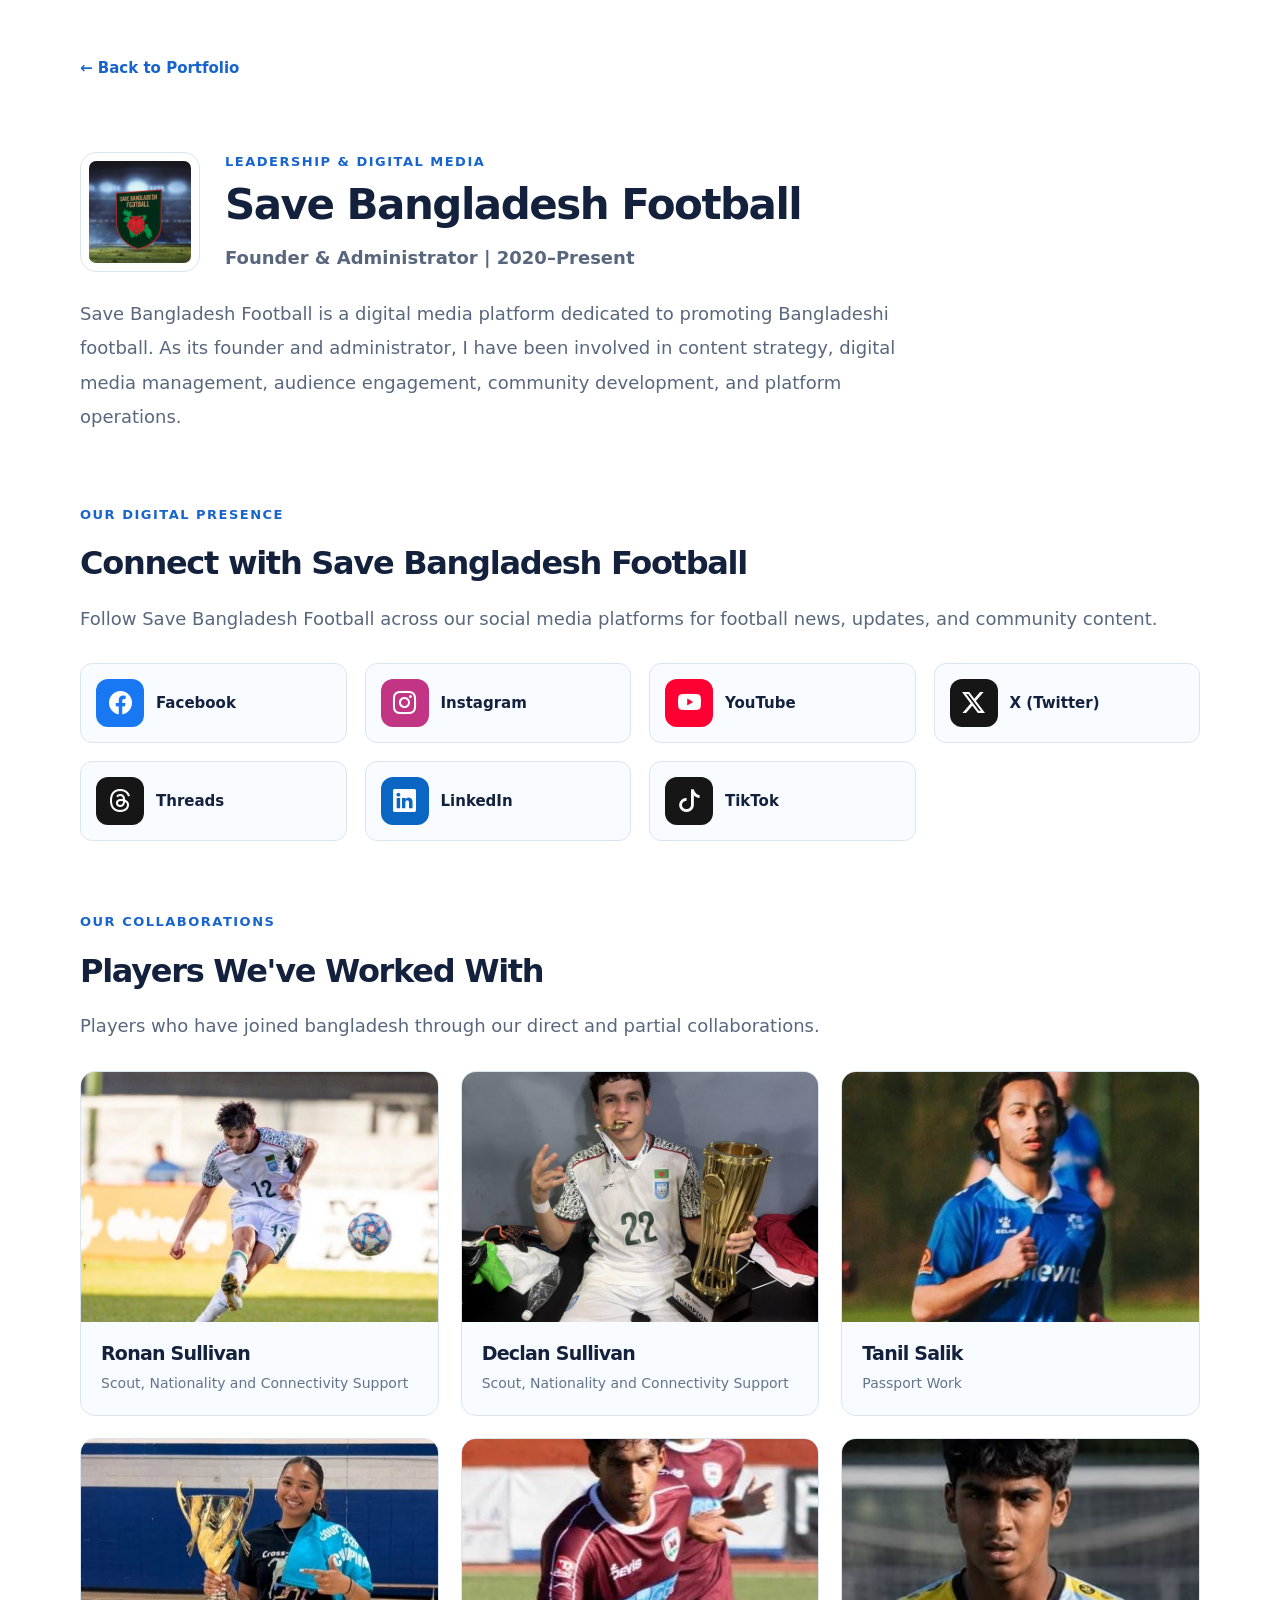
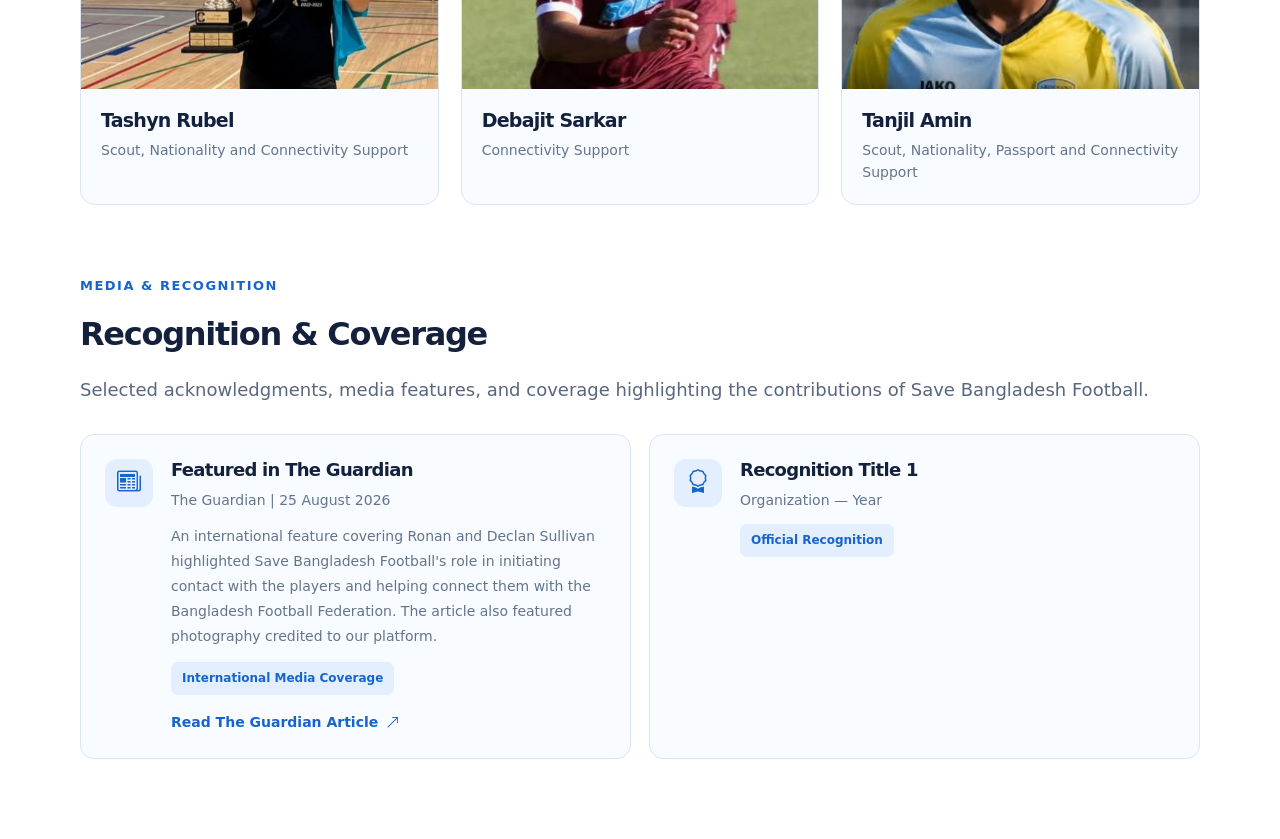
<file: football.html>
<!DOCTYPE html>
<html lang="en">

<head>
    <meta charset="UTF-8">
    <meta name="viewport"
          content="width=device-width, initial-scale=1.0">

    <title>Save Bangladesh Football | Pamel Das</title>

    <link rel="stylesheet" href="style.css">

    <!-- Social Media Icons -->
    <link rel="stylesheet"
          href="https://cdn.jsdelivr.net/npm/bootstrap-icons@1.11.3/font/bootstrap-icons.min.css">
</head>

<body class="football-page">

    <main class="section container">

        <!-- Back Button -->
        <a href="index.html" class="football-back-link">
            ← Back to Portfolio
        </a>

        <!-- Page Introduction -->
        <section class="football-page-intro">

            <div class="football-page-heading">

                <img
                    src="Images/save-bangladesh-football.png"
                    alt="Save Bangladesh Football Logo"
                    class="football-page-logo"
                >

                <div>
                    <p class="eyebrow">LEADERSHIP & DIGITAL MEDIA</p>

                    <h1>Save Bangladesh Football</h1>

                    <p class="football-page-role">
                        Founder & Administrator | 2020–Present
                    </p>
                </div>

            </div>

            <p class="football-page-description">
                Save Bangladesh Football is a digital media
                platform dedicated to promoting Bangladeshi
                football. As its founder and administrator,
                I have been involved in content strategy,
                digital media management, audience engagement,
                community development, and platform operations.
            </p>

        </section>


        <!-- Social Media Accounts -->
        <section class="football-social-section">

            <p class="eyebrow">OUR DIGITAL PRESENCE</p>

            <h2>Connect with Save Bangladesh Football</h2>

            <p class="football-extra-intro">
                Follow Save Bangladesh Football across our
                social media platforms for football news,
                updates, and community content.
            </p>

            <div class="football-social-grid">

                <a href="https://www.facebook.com/savebangladeshfootball/"
                   class="football-social-card"
                   target="_blank"
                   rel="noopener noreferrer">

                    <span class="social-icon facebook">
                        <i class="bi bi-facebook"></i>
                    </span>

                    <span>Facebook</span>
                </a>

                <a href="https://www.instagram.com/save_bangladesh_football/?hl=en"
                   class="football-social-card"
                   target="_blank"
                   rel="noopener noreferrer">

                    <span class="social-icon instagram">
                        <i class="bi bi-instagram"></i>
                    </span>

                    <span>Instagram</span>
                </a>

                <a href="https://www.youtube.com/@savebangladeshfootball"
                   class="football-social-card"
                   target="_blank"
                   rel="noopener noreferrer">

                    <span class="social-icon youtube">
                        <i class="bi bi-youtube"></i>
                    </span>

                    <span>YouTube</span>
                </a>

                <a href="https://x.com/SaveBanFootball"
                   class="football-social-card"
                   target="_blank"
                   rel="noopener noreferrer">

                    <span class="social-icon x-twitter">
                        <i class="bi bi-twitter-x"></i>
                    </span>

                    <span>X (Twitter)</span>
                </a>

                <a href="https://www.threads.com/@save_bangladesh_football"
                   class="football-social-card"
                   target="_blank"
                   rel="noopener noreferrer">

                    <span class="social-icon threads">
                        <i class="bi bi-threads"></i>
                    </span>

                    <span>Threads</span>
                </a>

                <a href="https://www.linkedin.com/company/save-bangladesh-football"
                   class="football-social-card"
                   target="_blank"
                   rel="noopener noreferrer">

                    <span class="social-icon linkedin">
                        <i class="bi bi-linkedin"></i>
                    </span>

                    <span>LinkedIn</span>
                </a>

                <a href="https://www.tiktok.com/@savebangladeshfootball"
                   class="football-social-card"
                   target="_blank"
                   rel="noopener noreferrer">

                    <span class="social-icon tiktok">
                        <i class="bi bi-tiktok"></i>
                    </span>

                    <span>TikTok</span>
                </a>

            </div>

        </section>


        <!-- Player Collaborations -->
        <section id="player-collaborations"
                 class="football-extra-section">

            <p class="eyebrow">OUR COLLABORATIONS</p>

            <h2>Players We've Worked With</h2>

            <p class="football-extra-intro">
                Players who have joined bangladesh through our direct and partial collaborations.
            </p>

            <div class="football-player-grid">

  <!-- Player 1 - Ronan Sullivan -->
<article class="football-player-card">

    <div class="football-player-image">
        <img
            src="Images/player (3).png"
            alt="Ronan Sullivan"
            loading="lazy"
        >
    </div>

    <div class="football-player-info">
        <h3>Ronan Sullivan</h3>
        <p>Scout, Nationality and Connectivity Support</p>
    </div>

</article>

<!-- Player 2 - Declan Sullivan -->
<article class="football-player-card">

    <div class="football-player-image">
        <img
            src="Images/player (4).png"
            alt="Declan Sullivan"
            loading="lazy"
        >
    </div>

    <div class="football-player-info">
        <h3>Declan Sullivan</h3>
        <p>Scout, Nationality and Connectivity Support</p>
    </div>

</article>

<!-- Player 3 - Tanil Salik -->
<article class="football-player-card">

    <div class="football-player-image">
        <img
            src="Images/player (6).png"
            alt="Tanil Salik"
            loading="lazy"
        >
    </div>

    <div class="football-player-info">
        <h3>Tanil Salik</h3>
        <p>Passport Work</p>
    </div>

</article>

<!-- Player 4 - Tashyn Rubel -->
<article class="football-player-card">

    <div class="football-player-image">
        <img
            src="Images/player (5).png"
            alt="Tashyn Rubel"
            loading="lazy"
        >
    </div>

    <div class="football-player-info">
        <h3>Tashyn Rubel</h3>
        <p>Scout, Nationality and Connectivity Support</p>
    </div>

</article>

<!-- Player 5 - Debajit Sarkar -->
<article class="football-player-card">

    <div class="football-player-image">
        <img
            src="Images/player (2).png"
            alt="Debajit Sarkar"
            loading="lazy"
        >
    </div>

    <div class="football-player-info">
        <h3>Debajit Sarkar</h3>
        <p>Connectivity Support</p>
    </div>

</article>
                 
<!-- Player 6 - Tanjil Amin -->
<article class="football-player-card">

    <div class="football-player-image">
        <img
            src="Images/player (1).png"
            alt="Tanjil Amin"
            loading="lazy"
        >
    </div>

    <div class="football-player-info">
        <h3>Tanjil Amin</h3>
        <p>Scout, Nationality, Passport and Connectivity Support</p>
    </div>

</article>

            </div>

        </section>


        <!-- Recognition and Coverage -->
        <section id="recognition-coverage"
                 class="football-extra-section">

            <p class="eyebrow">MEDIA & RECOGNITION</p>

            <h2>Recognition & Coverage</h2>

            <p class="football-extra-intro">
                Selected acknowledgments, media features,
                and coverage highlighting the contributions
                of Save Bangladesh Football.
            </p>

            <div class="football-recognition-grid">

<!-- Recognition 1 - The Guardian -->

<article class="football-recognition-card">

    <span class="recognition-icon">
        <i class="bi bi-newspaper"></i>
    </span>

    <div class="recognition-content">

        <h3>Featured in The Guardian</h3>

        <p class="recognition-date">
            The Guardian | 25 August 2026
        </p>

        <p class="recognition-description">
            An international feature covering Ronan and
            Declan Sullivan highlighted Save Bangladesh
            Football's role in initiating contact with
            the players and helping connect them with
            the Bangladesh Football Federation.
            The article also featured photography
            credited to our platform.
        </p>

        <span class="recognition-type">
            International Media Coverage
        </span>

        <a
            href="https://www.theguardian.com/football/2026/aug/25/bangladesh-soccer-team-ronan-declan-sullivan"
            class="recognition-link"
            target="_blank"
            rel="noopener noreferrer"
        >
            Read The Guardian Article
            <i class="bi bi-arrow-up-right"></i>
        </a>

    </div>

</article>

                <article class="football-recognition-card">

                    <span class="recognition-icon">
                        <i class="bi bi-award"></i>
                    </span>

                    <div>
                        <h3>Recognition Title 1</h3>
                        <p>Organization — Year</p>

                        <span class="recognition-type">
                            Official Recognition
                        </span>
                    </div>

                </article>

                

               

            </div>

        </section>

    </main>

</body>
</html>
</file>
<file: style.css>
:root { --ink:#172138; --muted:#58677d; --accent:#1764cc; --paper:#fff; --soft:#f3f6fa; }
* { box-sizing:border-box; }
html { scroll-behavior:smooth; }
body { margin:0; font-family:Inter,ui-sans-serif,system-ui,-apple-system,Segoe UI,Arial,sans-serif; line-height:1.65; color:var(--ink); background:var(--paper); }
a { text-decoration:none; color:inherit; }
.container { width:min(1080px, calc(100% - 40px)); margin-inline:auto; }
.narrow { max-width:780px; }
.site-header { background:rgba(255,255,255,.94); position:sticky; top:0; border-bottom:1px solid #e7ecf3; z-index:10; backdrop-filter:blur(12px); }
.nav,.nav-links,.actions,.footer .container { display:flex; align-items:center; justify-content:space-between; gap:24px; }
.nav { min-height:74px; }
.brand { font-size:23px; font-weight:850; letter-spacing:-1px; }.brand span,.hero h1 span { color:var(--accent); }
.nav-links { gap:28px; font-size:14px; font-weight:650; }.nav-links a:hover { color:var(--accent); }
.menu-toggle { display:none; border:1px solid #d8e1ec; border-radius:8px; background:white; padding:8px 12px; font:inherit; cursor:pointer; }
.hero { min-height:570px; display:flex; flex-direction:column; justify-content:center; align-items:flex-start; padding-block:100px; }
.eyebrow { font-size:13px; text-transform:uppercase; letter-spacing:.13em; font-weight:750; color:var(--accent); margin:0 0 18px; }
h1,h2,h3 { line-height:1.18; letter-spacing:-.04em; }h1 { font-size:clamp(47px,7vw,88px); margin:0 0 24px; }h2 { font-size:clamp(30px,4vw,46px); margin:0 0 24px; }h3 { font-size:22px; margin:15px 0 12px; }
.hero-copy { font-size:clamp(17px,2vw,21px); color:var(--muted); max-width:680px; margin:0 0 35px; }
.actions { justify-content:flex-start; flex-wrap:wrap; gap:13px; }.btn { display:inline-block; padding:12px 19px; border-radius:9px; font-weight:700; font-size:14px; }.primary { background:var(--accent); color:white; }.primary:hover { background:#0d4eaa; }.secondary { border:1px solid #c9d6e6; }.secondary:hover { background:var(--soft); }
.section { padding-block:108px; scroll-margin-top:72px; }.section p:not(.eyebrow) { color:var(--muted); font-size:18px; }.tinted { background:var(--soft); }
.cards { display:grid; grid-template-columns:repeat(3,1fr); gap:18px; margin-top:35px; }.card { border:1px solid #e3e9f0; border-radius:14px; padding:29px; background:white; }.card span { color:var(--accent); font-size:12px; text-transform:uppercase; letter-spacing:.1em; font-weight:700; }.card p { font-size:15px!important; margin:0; }
.chips { display:flex; flex-wrap:wrap; gap:12px; }.chips span { border:1px solid #d4dfec; padding:9px 16px; border-radius:999px; background:white; font-size:14px; font-weight:600; }
.footer { border-top:1px solid #e7ecf3; padding:26px 0; font-size:13px; color:var(--muted); }.footer .container { flex-wrap:wrap; }
@media (max-width:700px) { .menu-toggle { display:block; }.nav { flex-wrap:wrap; padding-block:15px; min-height:68px; }.nav-links { display:none; flex-basis:100%; flex-direction:column; align-items:flex-start; gap:12px; padding:10px 0; }.nav-links.open { display:flex; }.hero { min-height:480px; padding-block:75px; }.section { padding-block:75px; }.cards { grid-template-columns:1fr; } }
h1 {
    font-size: 64px;
    font-weight: 800;
    color: #1764cc;
    letter-spacing: -1.5px;
}

@media (max-width: 768px) {
    h1 {
        font-size: 36px;
        letter-spacing: -0.5px;
    }
}

/* Homepage Hero Section */

.hero {
    display: flex;
    align-items: center;
    justify-content: space-between;
    gap: 50px;
    padding: 100px 8%;
    background: #f2f7ff;
}

.hero-content {
    flex: 1;
}

.hero-label {
    color: #1764cc;
    font-weight: 700;
    letter-spacing: 2px;
    font-size: 13px;
}

.hero h1 {
    font-size: 64px;
    color: #14213d;
    margin: 15px 0;
}

.hero h2 {
    font-size: 24px;
    color: #1764cc;
    margin-bottom: 20px;
}

.hero-description {
    font-size: 17px;
    line-height: 1.8;
    color: #475569;
    max-width: 550px;
}

.hero-buttons {
    display: flex;
    gap: 15px;
    margin-top: 30px;
}

.primary-btn,
.secondary-btn {
    display: inline-block;
    padding: 12px 20px;
    border-radius: 8px;
    text-decoration: none;
    font-weight: 600;
}

.primary-btn {
    background: #1764cc;
    color: white;
}

.secondary-btn {
    border: 2px solid #1764cc;
    color: #1764cc;
}

.hero-image {
    flex: 1;
    display: flex;
    justify-content: center;
}

.hero-image img {
    width: 100%;
    max-width: 350px;
    aspect-ratio: 4 / 5;
    object-fit: cover;
    border-radius: 20px;
}

/* Mobile Layout */

@media (max-width: 768px) {
    .hero {
        flex-direction: column-reverse;
        padding: 50px 6%;
        gap: 30px;
    }

    .hero h1 {
        font-size: 36px;
    }

    .hero h2 {
        font-size: 20px;
    }

    .hero-buttons {
        flex-wrap: wrap;
    }

    .hero-image img {
        max-width: 260px;
    }
}

/* Compact Hero Layout */

.hero {
    display: flex;
    flex-direction: row;
    align-items: center;
    justify-content: space-between;
    gap: 50px;
    padding: 60px 8%;
    min-height: 420px;
}

.hero-content {
    flex: 1;
    min-width: 0;
}

.hero h1 {
    font-size: 54px;
    margin: 10px 0;
}

.hero-image {
    flex: 0 0 260px;
    display: flex;
    justify-content: center;
}

.hero-image img {
    width: 260px;
    height: 320px;
    object-fit: cover;
    border-radius: 16px;
}

/* Mobile View */

@media (max-width: 768px) {
    .hero {
        flex-direction: column-reverse;
        gap: 25px;
        padding: 40px 6%;
    }

    .hero-image {
        flex: none;
        width: 100%;
    }

    .hero-image img {
        width: 200px;
        height: 250px;
    }

    .hero h1 {
        font-size: 36px;
    }
}

/* Certificate Gallery */

.certificate-gallery {
    display: grid;
    grid-template-columns: repeat(5, minmax(0, 1fr));
    gap: 15px;
    margin-top: 25px;
}

.certificate-gallery a {
    display: block;
    background: #f8fbff;
    border: 1px solid #dbe5f0;
    border-radius: 12px;
    padding: 10px;
    text-decoration: none;
    text-align: center;
    transition: 0.3s;
    min-width: 0;
}

.certificate-gallery img {
    width: 100%;
    height: 130px;
    object-fit: contain;
    border-radius: 6px;
    background: white;
}

.certificate-gallery p {
    margin: 8px 0 0;
    font-size: 13px;
    font-weight: 600;
    color: #1764cc;
}

.certificate-gallery a:hover {
    transform: translateY(-5px);
    box-shadow: 0 8px 20px rgba(23, 100, 204, 0.15);
}

/* Mobile: horizontal scroll */

@media (max-width: 768px) {
    .certificate-gallery {
        display: flex;
        overflow-x: auto;
        gap: 12px;
        padding-bottom: 12px;
    }

    .certificate-gallery a {
        flex: 0 0 170px;
    }
}

/* Certificate Popup */

.certificate-modal {
    display: none;
    position: fixed;
    inset: 0;
    background: rgba(0, 0, 0, 0.85);
    z-index: 9999;
    align-items: center;
    justify-content: center;
    padding: 30px;
}

.certificate-modal.active {
    display: flex;
}

.certificate-modal img {
    max-width: 90vw;
    max-height: 85vh;
    object-fit: contain;
    border-radius: 8px;
    background: white;
}

.close-certificate {
    position: absolute;
    top: 25px;
    right: 35px;
    font-size: 40px;
    color: white;
    background: none;
    border: none;
    cursor: pointer;
}

/* Contact Section */

#contact {
    text-align: center;
    padding-top: 80px;
    padding-bottom: 90px;
}

#contact h2 {
    font-size: 38px;
    color: #14213d;
    margin-bottom: 20px;
}

.contact-description {
    color: #64748b;
    font-size: 16px;
    line-height: 1.8;
    max-width: 650px;
    margin: 0 auto 35px;
}

.contact-links {
    display: flex;
    align-items: center;
    justify-content: center;
    gap: 18px;
    flex-wrap: wrap;
}

.contact-btn {
    display: inline-flex;
    align-items: center;
    justify-content: center;
    gap: 10px;

    padding: 14px 25px;
    min-width: 150px;

    border: 2px solid #1764cc;
    border-radius: 10px;

    background: #ffffff;
    color: #1764cc;

    font-size: 16px;
    font-weight: 600;
    text-decoration: none;

    transition: all 0.3s ease;
}

.contact-btn span {
    font-size: 20px;
    font-weight: 700;
}

.contact-btn:hover {
    background: #1764cc;
    color: #ffffff;
    transform: translateY(-4px);
    box-shadow: 0 8px 20px rgba(23, 100, 204, 0.18);
}

/* Mobile Responsive */

@media (max-width: 600px) {
    #contact {
        padding-top: 50px;
        padding-bottom: 60px;
    }

    #contact h2 {
        font-size: 30px;
    }

    .contact-links {
        flex-direction: column;
        gap: 12px;
    }

    .contact-btn {
        width: 100%;
        max-width: 300px;
    }
}
git add .

/* Contact icons inside colored boxes */

.contact-btn .contact-icon {
    width: 38px;
    height: 38px;
    flex-shrink: 0;

    display: inline-flex;
    align-items: center;
    justify-content: center;

    border-radius: 8px;
    color: white;
    font-size: 20px;
    font-weight: 700;
}

.contact-btn .email-icon {
    background: #1764cc;
}

.contact-btn .linkedin-icon {
    background: #0a66c2;
}

.contact-btn .github-icon {
    background: #24292f;
}

.contact-btn:hover .contact-icon {
    color: white;
}

/* Make contact icons white */

.contact-btn .contact-icon,
.contact-btn:hover .contact-icon {
    color: #ffffff !important;
    -webkit-text-fill-color: #ffffff;
    font-size: 20px;
    font-weight: 700;
}

/* Keep the icon boxes rounded */

.contact-btn .contact-icon {
    border-radius: 8px;
}

/* Professional Experience Cards */

.experience-intro {
    color: #64748b;
    line-height: 1.8;
    max-width: 750px;
    margin: 15px 0 35px;
}

.experience-grid {
    display: grid;
    grid-template-columns: repeat(2, minmax(0, 1fr));
    gap: 25px;
}

.experience-card {
    background: #f8fbff;
    border: 1px solid #dbe5f0;
    border-radius: 14px;
    padding: 30px;
    transition: transform 0.3s, box-shadow 0.3s;
}

.experience-card:hover {
    transform: translateY(-5px);
    box-shadow: 0 10px 25px rgba(23, 100, 204, 0.12);
}

.experience-year {
    display: inline-block;
    background: #e3efff;
    color: #1764cc;
    padding: 7px 12px;
    border-radius: 6px;
    font-size: 13px;
    font-weight: 700;
}

.experience-card h3 {
    color: #14213d;
    margin: 18px 0 10px;
    font-size: 22px;
}

.company-heading {
    display: flex;
    align-items: center;
    gap: 12px;
    margin: 15px 0;
}

.company-heading img {
    width: 58px;
    height: 58px;
    object-fit: contain;
    padding: 6px;
    background: #ffffff;
    border: 1px solid #dbe5f0;
    border-radius: 10px;
}

.company-heading h4 {
    color: #1764cc;
    font-size: 20px;
    margin: 0;
}

.experience-card p {
    color: #64748b;
    line-height: 1.8;
    margin-top: 15px;
}

@media (max-width: 768px) {
    .experience-grid {
        grid-template-columns: 1fr;
    }

    .experience-card {
        padding: 22px;
    }
}

/* Save Bangladesh Football Section */

#football {
    padding-top: 70px;
    padding-bottom: 70px;
}

.football-card {
    background: #f8fbff;
    border: 1px solid #dbe5f0;
    border-radius: 16px;
    padding: 35px;
    margin-top: 20px;
    transition: 0.3s ease;
}

.football-card:hover {
    box-shadow: 0 12px 30px rgba(23, 100, 204, 0.10);
}

.football-heading {
    display: flex;
    align-items: center;
    gap: 20px;
    margin-bottom: 25px;
}

.football-logo {
    width: 95px;
    height: 95px;
    object-fit: contain;
    background: #ffffff;
    padding: 8px;
    border: 1px solid #dbe5f0;
    border-radius: 14px;
    flex-shrink: 0;
}

.football-heading h2 {
    font-size: 28px;
    color: #14213d;
    margin: 0 0 8px;
}

.football-role {
    color: #1764cc;
    font-size: 15px;
    font-weight: 600;
    margin: 0;
}

.football-description {
    color: #64748b;
    font-size: 16px;
    line-height: 1.9;
    margin-bottom: 18px;
}

.football-highlights {
    display: flex;
    flex-wrap: wrap;
    gap: 12px;
    margin-top: 25px;
}

.football-highlights span {
    background: #e3efff;
    color: #1764cc;
    padding: 9px 14px;
    border-radius: 8px;
    font-size: 13px;
    font-weight: 600;
}

/* Mobile Responsive */

@media (max-width: 768px) {

    .football-card {
        padding: 22px;
    }

    .football-heading {
        flex-direction: column;
        align-items: flex-start;
        gap: 15px;
    }

    .football-logo {
        width: 75px;
        height: 75px;
    }

    .football-heading h2 {
        font-size: 24px;
    }

    .football-description {
        font-size: 15px;
    }
}

/* Dedicated Football Page Heading */

.football-page-heading {
    display: flex;
    align-items: center;
    gap: 25px;
    margin: 40px 0 30px;
}

.football-page-logo {
    width: 120px;
    height: 120px;
    object-fit: contain;
    border-radius: 15px;
    border: 1px solid #dbe5f0;
    background: white;
    padding: 8px;
    flex-shrink: 0;
}

.football-page-heading h1 {
    font-size: 42px;
    color: #14213d;
    margin: 0 0 10px;
}

.football-page-heading p {
    color: #1764cc;
    font-size: 17px;
    font-weight: 600;
    margin: 0;
}

/* Mobile Responsive */

@media (max-width: 600px) {
    .football-page-heading {
        gap: 15px;
    }

    .football-page-logo {
        width: 75px;
        height: 75px;
    }

    .football-page-heading h1 {
        font-size: 26px;
    }

    .football-page-heading p {
        font-size: 14px;
    }
}

/* Football Social Media Section */

.football-social-section {
    margin-top: 65px;
    margin-bottom: 70px;
}

.football-social-section h2 {
    font-size: 30px;
    color: #14213d;
    margin: 12px 0;
}

.football-social-intro {
    color: #64748b;
    line-height: 1.8;
    margin-bottom: 30px;
}

.football-social-grid {
    display: grid;
    grid-template-columns: repeat(4, minmax(0, 1fr));
    gap: 18px;
}

.football-social-card {
    display: flex;
    align-items: center;
    gap: 12px;
    padding: 16px;
    background: #f8fbff;
    border: 1px solid #dbe5f0;
    border-radius: 12px;
    color: #14213d;
    text-decoration: none;
    font-size: 15px;
    font-weight: 600;
    transition: transform 0.3s, box-shadow 0.3s;
}

.football-social-card:hover {
    transform: translateY(-4px);
    box-shadow: 0 8px 24px rgba(23, 100, 204, 0.14);
}

.social-icon {
    width: 44px;
    height: 44px;
    display: flex;
    align-items: center;
    justify-content: center;
    border-radius: 10px;
    color: white;
    font-size: 23px;
    flex-shrink: 0;
}

/* Platform colors */

.social-icon.facebook {
    background: #1877f2;
}

.social-icon.instagram {
    background: #c13584;
}

.social-icon.youtube {
    background: #ff0033;
}

.social-icon.x-twitter,
.social-icon.threads,
.social-icon.tiktok {
    background: #161616;
}

.social-icon.linkedin {
    background: #0a66c2;
}

/* Tablet */

@media (max-width: 900px) {
    .football-social-grid {
        grid-template-columns: repeat(2, minmax(0, 1fr));
    }
}

/* Mobile */

@media (max-width: 500px) {
    .football-social-grid {
        grid-template-columns: 1fr;
    }

    .football-social-section h2 {
        font-size: 25px;
    }
}

/* Ensure social media icons are visible */

.football-social-card .social-icon i {
    display: inline-block;
    color: #ffffff !important;
    -webkit-text-fill-color: #ffffff !important;
    font-size: 23px;
    line-height: 1;
}

/* Football Collaboration & Recognition Sections */

.football-extra-section {
    margin: 75px 0;
}

.football-extra-section h2 {
    font-size: 30px;
    color: #14213d;
    margin: 12px 0;
}

.football-extra-intro {
    color: #64748b;
    line-height: 1.8;
    margin-bottom: 28px;
}

/* Player Cards */

.football-player-grid {
    display: grid;
    grid-template-columns: repeat(3, minmax(0, 1fr));
    gap: 22px;
}

.football-player-card {
    overflow: hidden;
    background: #f8fbff;
    border: 1px solid #dbe5f0;
    border-radius: 15px;
    transition: 0.3s ease;
}

.football-player-card:hover {
    transform: translateY(-5px);
    box-shadow: 0 12px 25px rgba(23,100,204,0.12);
}

.football-player-card img {
    display: block;
    width: 100%;
    height: 270px;
    object-fit: cover;
    background: #e3efff;
}

.football-player-info {
    padding: 20px;
}

.football-player-info h3 {
    font-size: 19px;
    color: #14213d;
    margin: 0 0 8px;
}

.football-player-info p {
    color: #64748b;
    font-size: 14px;
    margin-bottom: 14px;
}

.football-item-link {
    display: inline-block;
    color: #1764cc;
    font-size: 14px;
    font-weight: 600;
    text-decoration: none;
}

.football-item-link:hover {
    text-decoration: underline;
}

/* Recognition Cards */

.football-recognition-grid {
    display: grid;
    grid-template-columns: repeat(2, minmax(0, 1fr));
    gap: 18px;
}

.football-recognition-card {
    display: flex;
    align-items: flex-start;
    gap: 18px;
    background: #f8fbff;
    border: 1px solid #dbe5f0;
    border-radius: 14px;
    padding: 24px;
}

.recognition-icon {
    display: flex;
    align-items: center;
    justify-content: center;
    width: 48px;
    height: 48px;
    background: #e3efff;
    color: #1764cc;
    border-radius: 12px;
    font-size: 24px;
    flex-shrink: 0;
}

.football-recognition-card h3 {
    color: #14213d;
    font-size: 18px;
    margin: 0 0 8px;
}

.football-recognition-card p {
    color: #64748b;
    font-size: 14px;
    margin-bottom: 12px;
}

.recognition-type {
    display: inline-block;
    color: #1764cc;
    background: #e3efff;
    font-size: 12px;
    font-weight: 600;
    padding: 6px 10px;
    border-radius: 6px;
}

/* Tablet */

@media (max-width: 900px) {
    .football-player-grid {
        grid-template-columns: repeat(2, minmax(0, 1fr));
    }
}

/* Mobile */

@media (max-width: 600px) {
    .football-player-grid,
    .football-recognition-grid {
        grid-template-columns: 1fr;
    }

    .football-extra-section h2 {
        font-size: 25px;
    }

    .football-player-card img {
        height: 300px;
    }

    .football-recognition-card {
        padding: 18px;
    }
}

/* ==========================================
   SAVE BANGLADESH FOOTBALL - DEDICATED PAGE
   ========================================== */

.football-page {
    background: #ffffff;
    color: #14213d;
}

.football-page *,
.football-page *::before,
.football-page *::after {
    box-sizing: border-box;
}

.football-page main.container {
    width: min(1120px, 92%);
    max-width: 1120px;
    margin: 0 auto;
    padding-top: 55px;
    padding-bottom: 80px;
}

/* Back Link */

.football-back-link {
    display: inline-block;
    color: #1764cc;
    font-size: 15px;
    font-weight: 600;
    text-decoration: none;
    margin-bottom: 30px;
}

.football-back-link:hover {
    text-decoration: underline;
}

/* Heading */

.football-page .football-page-heading {
    display: flex;
    align-items: center;
    gap: 25px;
    margin-bottom: 25px;
}

.football-page .football-page-logo {
    display: block;
    width: 120px;
    height: 120px;
    object-fit: contain;
    border: 1px solid #dbe5f0;
    border-radius: 16px;
    padding: 8px;
    background: #ffffff;
    flex-shrink: 0;
}

.football-page-heading h1 {
    font-size: clamp(28px, 4vw, 42px);
    line-height: 1.2;
    margin: 8px 0 12px;
}

.football-page-role {
    color: #1764cc;
    font-size: 16px;
    font-weight: 600;
    margin: 0;
}

.football-page-description {
    color: #64748b;
    font-size: 16px;
    line-height: 1.9;
    max-width: 850px;
}

/* Shared Section Headings */

.football-page .eyebrow {
    color: #1764cc;
    font-size: 13px;
    font-weight: 700;
    letter-spacing: 1.5px;
}

.football-page .football-social-section,
.football-page .football-extra-section {
    margin: 70px 0 0;
}

.football-page .football-social-section h2,
.football-page .football-extra-section h2 {
    font-size: clamp(25px, 3vw, 32px);
    line-height: 1.3;
    margin: 12px 0;
    color: #14213d;
}

.football-page .football-extra-intro {
    color: #64748b;
    font-size: 16px;
    line-height: 1.8;
    margin-bottom: 28px;
}

/* Social Media Grid */

.football-page .football-social-grid {
    display: grid;
    grid-template-columns: repeat(4, minmax(0, 1fr));
    gap: 18px;
}

.football-page .football-social-card {
    display: flex;
    align-items: center;
    gap: 12px;
    min-width: 0;
    padding: 15px;
    background: #f8fbff;
    border: 1px solid #dbe5f0;
    border-radius: 12px;
    color: #14213d;
    font-size: 15px;
    font-weight: 600;
    text-decoration: none;
    transition: 0.3s ease;
}

.football-page .football-social-card:hover {
    transform: translateY(-4px);
    border-color: #1764cc;
    box-shadow: 0 8px 22px rgba(23,100,204,0.12);
}

.football-page .social-icon {
    display: flex;
    align-items: center;
    justify-content: center;
    width: 48px;
    height: 48px;
    border-radius: 12px;
    color: #ffffff !important;
    flex-shrink: 0;
}

.football-page .social-icon i {
    display: inline-block;
    color: #ffffff !important;
    -webkit-text-fill-color: #ffffff !important;
    font-size: 23px;
    line-height: 1;
}

/* Individual Platform Colors */

.football-page .facebook {
    background: #1877f2;
}

.football-page .instagram {
    background: #c13584;
}

.football-page .youtube {
    background: #ff0033;
}

.football-page .x-twitter,
.football-page .threads,
.football-page .tiktok {
    background: #161616;
}

.football-page .linkedin {
    background: #0a66c2;
}

/* Player Collaboration Cards */

.football-page .football-player-grid {
    display: grid;
    grid-template-columns: repeat(3, minmax(0, 1fr));
    gap: 22px;
}

.football-page .football-player-card {
    overflow: hidden;
    border: 1px solid #dbe5f0;
    border-radius: 15px;
    background: #f8fbff;
    transition: 0.3s ease;
}

.football-page .football-player-card:hover {
    transform: translateY(-5px);
    box-shadow: 0 12px 25px rgba(23,100,204,0.12);
}

.football-page .football-player-image {
    display: flex;
    align-items: center;
    justify-content: center;
    height: 250px;
    background: #e3efff;
}

.football-page .football-player-image i {
    color: #1764cc;
    font-size: 75px;
}

.football-page .football-player-info {
    padding: 20px;
}

.football-page .football-player-info h3 {
    margin: 0 0 8px;
    color: #14213d;
    font-size: 19px;
}

.football-page .football-player-info p {
    color: #64748b;
    font-size: 14px;
    margin: 0;
    line-height: 1.6;
}

/* Recognition Cards */

.football-page .football-recognition-grid {
    display: grid;
    grid-template-columns: repeat(2, minmax(0, 1fr));
    gap: 18px;
}

.football-page .football-recognition-card {
    display: flex;
    align-items: flex-start;
    gap: 18px;
    padding: 24px;
    border: 1px solid #dbe5f0;
    border-radius: 14px;
    background: #f8fbff;
}

.football-page .recognition-icon {
    display: flex;
    justify-content: center;
    align-items: center;
    width: 48px;
    height: 48px;
    border-radius: 12px;
    background: #e3efff;
    color: #1764cc;
    font-size: 24px;
    flex-shrink: 0;
}

.football-page .football-recognition-card h3 {
    color: #14213d;
    font-size: 18px;
    margin: 0 0 8px;
}

.football-page .football-recognition-card p {
    color: #64748b;
    font-size: 14px;
    margin: 0 0 12px;
}

.football-page .recognition-type {
    display: inline-block;
    background: #e3efff;
    color: #1764cc;
    font-size: 12px;
    font-weight: 600;
    padding: 7px 11px;
    border-radius: 7px;
}

/* Responsive Layout */

@media (max-width: 900px) {
    .football-page .football-social-grid {
        grid-template-columns: repeat(2, minmax(0, 1fr));
    }

    .football-page .football-player-grid {
        grid-template-columns: repeat(2, minmax(0, 1fr));
    }
}

@media (max-width: 600px) {
    .football-page main.container {
        padding-top: 30px;
    }

    .football-page .football-page-heading {
        flex-direction: column;
        align-items: flex-start;
        gap: 16px;
    }

    .football-page .football-page-logo {
        width: 95px;
        height: 95px;
    }

    .football-page .football-social-grid,
    .football-page .football-player-grid,
    .football-page .football-recognition-grid {
        grid-template-columns: 1fr;
    }

    .football-page .football-player-image {
        height: 230px;
    }

    .football-page .football-recognition-card {
        padding: 18px;
    }
}

/* Player photographs */

.football-page .football-player-image img {
    width: 100%;
    height: 100%;
    object-fit: cover;
    display: block;
}

/* Recognition Coverage Details */

.football-page .recognition-content {
    flex: 1;
    min-width: 0;
}

.football-page .recognition-date {
    color: #64748b;
    font-size: 13px;
    margin-bottom: 12px;
}

.football-page .recognition-description {
    color: #475569;
    font-size: 14px;
    line-height: 1.8;
    margin-bottom: 16px;
}

.football-page .recognition-link {
    display: flex;
    align-items: center;
    gap: 8px;
    width: fit-content;
    margin-top: 16px;
    color: #1764cc;
    font-size: 14px;
    font-weight: 600;
    text-decoration: none;
}

.football-page .recognition-link:hover {
    text-decoration: underline;
}

/* Make About Me section wider */

#about.container {
    width: 94%;
    max-width: 1450px;
    margin-left: auto;
    margin-right: auto;
}

/* Allow paragraphs to use the available width */

#about p:not(.eyebrow) {
    max-width: 100%;
}

/* Mobile responsive */

@media (max-width: 768px) {
    #about.container {
        width: 92%;
        padding-left: 0;
        padding-right: 0;
    }
}

/* Courses & Certifications - Horizontal Grid */

#courses .course-grid {
    display: grid !important;
    grid-template-columns: repeat(4, minmax(0, 1fr)) !important;
    gap: 20px;
    width: 100%;
}

#courses .course-card {
    display: block;
    min-width: 0;
    width: 100%;
    margin: 0;
}

#courses:not(.courses-expanded) .course-extra {
    display: none !important;
}

#courses .course-preview {
    height: 150px;
}

#courses .course-info {
    padding: 16px;
}

#courses .course-info h3 {
    font-size: 16px;
    line-height: 1.5;
}

/* Tablet - 2 columns */

@media (max-width: 900px) {
    #courses .course-grid {
        grid-template-columns: repeat(2, minmax(0, 1fr)) !important;
    }
}

/* Mobile - 1 column */

@media (max-width: 600px) {
    #courses .course-grid {
        grid-template-columns: 1fr !important;
    }
}

/* Hero Buttons - Four Actions */

.hero-actions {
    display: flex;
    flex-wrap: wrap;
    align-items: center;
    gap: 14px;
    margin-top: 30px;
}

.hero-actions .btn {
    display: inline-flex;
    align-items: center;
    justify-content: center;
    padding: 13px 20px;
    border-radius: 9px;
    font-size: 15px;
    font-weight: 600;
    text-decoration: none;
    white-space: nowrap;
    transition: 0.3s ease;
}

.hero-actions .btn-primary {
    background: #1764cc;
    color: #ffffff;
    border: 2px solid #1764cc;
}

.hero-actions .btn-primary:hover {
    background: #0e4da4;
}

.hero-actions .btn-outline {
    background: transparent;
    color: #1764cc;
    border: 2px solid #1764cc;
}

.hero-actions .btn-outline:hover {
    background: #1764cc;
    color: #ffffff;
}

/* Mobile */

@media (max-width: 600px) {
    .hero-actions {
        gap: 10px;
    }

    .hero-actions .btn {
        width: 100%;
        white-space: normal;
    }
}

/* =========================================
   COURSES & CERTIFICATIONS - CLEAN GALLERY
   ========================================= */

#courses {
    display: block;
    width: min(94%, 1450px);
    max-width: 1450px;
    margin: 0 auto;
    padding: 65px 0;
}

#courses .course-grid {
    display: grid;
    width: 100%;
    grid-template-columns: repeat(5, minmax(0, 1fr));
    gap: 20px;
    margin-top: 30px;
    align-items: stretch;
}

#courses .course-card {
    display: flex;
    flex-direction: column;
    min-width: 0;
    width: 100%;
    overflow: hidden;
    background: #f8fbff;
    border: 1px solid #dbe5f0;
    border-radius: 14px;
}

#courses .course-card > a:first-child {
    display: block;
    width: 100%;
    height: 160px;
    padding: 10px;
    background: #ffffff;
}

#courses .course-card > a:first-child img {
    display: block;
    width: 100%;
    height: 100%;
    object-fit: contain;
}

#courses .course-info {
    display: flex;
    flex: 1;
    flex-direction: column;
    min-width: 0;
    padding: 15px;
}

#courses .course-info h3 {
    color: #14213d;
    font-size: 14px;
    line-height: 1.5;
    overflow-wrap: anywhere;
    margin: 0 0 8px;
}

#courses .course-info p {
    color: #64748b;
    font-size: 12px;
    margin: 0 0 12px;
}

#courses .course-info a {
    color: #1764cc;
    font-size: 13px;
    font-weight: 600;
    text-decoration: none;
    margin-top: auto;
}

/* Initially hide certificates 7 to 12 */

#courses:not(.courses-expanded) .course-extra {
    display: none;
}

/* Show All button */

#courses .course-show-more {
    display: flex;
    width: 100%;
    justify-content: center;
    align-items: center;
    margin-top: 28px;
}

#courses .course-toggle-btn {
    display: inline-block;
    width: auto;
    height: auto;
    flex: 0 0 auto;
    padding: 13px 24px;
    background: #1764cc;
    color: #ffffff;
    border: none;
    border-radius: 9px;
    font-size: 14px;
    font-weight: 600;
    cursor: pointer;
}

#courses .course-toggle-btn:hover {
    background: #0e4da4;
}

/* Tablet */

@media (max-width: 1000px) {
    #courses .course-grid {
        grid-template-columns: repeat(3, minmax(0, 1fr));
    }
}

/* Small Tablet */

@media (max-width: 700px) {
    #courses .course-grid {
        grid-template-columns: repeat(2, minmax(0, 1fr));
    }
}

/* Mobile */

@media (max-width: 450px) {
    #courses .course-grid {
        grid-template-columns: 1fr;
    }
}

/* Temporary certificate layout test */

#courses {
    display: block !important;
}

#courses > .course-grid {
    display: grid !important;
    width: 100% !important;
    grid-template-columns: repeat(4, minmax(0, 1fr)) !important;
    gap: 20px !important;
}

#courses > .course-show-more {
    display: flex !important;
    width: 100% !important;
    justify-content: center !important;
    margin-top: 30px !important;
}

/* Online Course Certificate Popup */

.course-certificate-modal {
    display: none;
    position: fixed;
    inset: 0;
    z-index: 10000;
    background: rgba(0, 0, 0, 0.88);
    align-items: center;
    justify-content: center;
    padding: 50px 20px 20px;
}

.course-certificate-modal.active {
    display: flex;
}

.course-modal-content {
    width: min(100%, 1000px);
    height: min(85vh, 850px);
    display: flex;
    align-items: center;
    justify-content: center;
}

.course-modal-content iframe {
    width: 100%;
    height: 100%;
    border: 0;
    border-radius: 10px;
    background: white;
}

.course-modal-content img {
    max-width: 100%;
    max-height: 100%;
    object-fit: contain;
    border-radius: 10px;
}

.close-course-certificate {
    position: absolute;
    top: 12px;
    right: 30px;
    background: none;
    border: none;
    color: white;
    font-size: 42px;
    cursor: pointer;
}

@media (max-width: 600px) {
    .course-certificate-modal {
        padding: 60px 10px 10px;
    }

    .course-modal-content {
        height: 80vh;
    }
}


/* =====================================
   COURSE CERTIFICATE POPUP
   ===================================== */

.course-certificate-modal {
    display: none;
    position: fixed;
    inset: 0;
    z-index: 10000;
    background: rgba(0, 0, 0, 0.85);
    align-items: center;
    justify-content: center;
    padding: 40px 30px;
}

.course-certificate-modal.active {
    display: flex;
}

.course-modal-content {
    display: flex;
    align-items: center;
    justify-content: center;
    width: min(1050px, 90vw);
    height: min(85vh, 850px);
}

.course-modal-content iframe {
    display: none;
    width: 100%;
    height: 100%;
    background: white;
    border: none;
    border-radius: 8px;
}

.course-modal-content img {
    display: none;
    max-width: 100%;
    max-height: 100%;
    object-fit: contain;
    border-radius: 8px;
    background: white;
}

.close-course-certificate {
    position: absolute;
    right: 35px;
    top: 20px;
    color: white;
    background: transparent;
    border: none;
    font-size: 42px;
    cursor: pointer;
    z-index: 10001;
}

@media (max-width: 600px) {
    .course-certificate-modal {
        padding: 55px 10px 15px;
    }

    .course-modal-content {
        width: 100%;
        height: 80vh;
    }
}


/* ====================================
   REAL 3D HERO ORBIT
   ==================================== */

.hero .hero-image {
    flex: 0 0 440px;
    width: 440px;
    display: flex;
    justify-content: center;
    align-items: center;
    overflow: visible;
}

.hero .hero-3d-orbit {
    position: relative;
    width: 440px;
    height: 420px;
    max-width: 100%;
    isolation: isolate;
}

/* Your portrait */

.hero .hero-3d-orbit .orbit-person {
    position: absolute;
    z-index: 3;
    left: 50%;
    bottom: 0;
    transform: translateX(-50%);

    width: 380px;
height: 470px;
    max-width: none;
    object-fit: contain;
    object-position: bottom;

    border: none;
    border-radius: 0;
    box-shadow: none;
}

/* Rear orbit line */

.hero .orbit-back,
.hero .orbit-front {
    position: absolute;
    left: 50%;
    top: 55%;
    width: 92%;
    height: 42%;
    transform: translate(-50%, -50%);
    border: 2px dashed rgba(23, 100, 204, .75);
    border-radius: 50%;
    pointer-events: none;
}

.hero .orbit-back {
    z-index: 1;
    clip-path: inset(0 0 50% 0);
}

.hero .orbit-front {
    z-index: 5;
    clip-path: inset(50% 0 0 0);
    border-color: #7543ec;
}

/* Icon container must not create a stacking context */

.hero .orbit-buttons {
    position: static;
}

/* Animated icons */

.hero .orbit-item {
    position: absolute;
    z-index: 6;

    left: 50%;
    top: 55%;

    display: flex;
    align-items: center;
    justify-content: center;

    width: 54px;
    height: 54px;

    background: #ffffff;
    border: 2px solid #1764cc;
    border-radius: 50%;
    box-shadow: 0 7px 20px rgba(23,100,204,.2);

    font-size: 25px;
    text-decoration: none;

    transform: translate(-50%, -50%);
    will-change: left, top;
}

.hero .orbit-item:hover,
.hero .orbit-item:focus-visible {
    background: #e3efff;
    border-color: #7543ec;
}

@media (max-width: 900px) {
    .hero .hero-image {
        flex: 0 0 340px;
        width: 340px;
    }

    .hero .hero-3d-orbit {
        width: 340px;
        height: 340px;
    }

    .hero .hero-3d-orbit .orbit-person {
     width: 310px;
        height: 390px;
    }

    .hero .orbit-item {
        width: 46px;
        height: 46px;
        font-size: 21px;

    transition: none;
    will-change: transform, left, top;
    backface-visibility: hidden;

    }
}

@media (max-width: 600px) {
    .hero .hero-image {
        flex: 0 0 auto;
        width: 100%;
    }

    .hero .hero-3d-orbit {
        width: min(340px, 90vw);
        height: 340px;
    }
}

@media (prefers-reduced-motion: reduce) {
    .hero .orbit-item {
        will-change: auto;
    }
}
/* ==========================================
   HERO PNG BOTTOM LINE — FULL RIGHT EXTENSION
   ========================================== */

/* Keep the portrait and line properly positioned */
.hero .hero-3d-orbit {
    position: relative;
    overflow: visible;
}

/* Line starts beneath PNG and goes to screen edge */
.hero .hero-3d-orbit::after {
    content: "";
    position: absolute;

    /* Same bottom position as PNG */
    bottom: 0;

    /* Start at the center, underneath your PNG */
    left: 50%;

    /* Long enough to reach the right screen edge */
    width: 100vw;

    /* Line thickness */
    height: 6px;

    /* Gradient styling */
    background: linear-gradient(
        90deg,
        #1764cc 0%,
        #7543ec 60%,
        #06b6d4 100%
    );

    border-radius: 0 8px 8px 0;

    box-shadow: 0 4px 12px rgba(23, 100, 204, 0.20);

    /* Behind your PNG */
    z-index: 2;

    pointer-events: none;
}

/* Keep PNG on top of the line */
.hero .hero-3d-orbit .orbit-person {
    z-index: 3;
    bottom: 0;
}

/* ==========================================
   MOBILE VERSION
   ========================================== */

@media (max-width: 600px) {

    .hero .hero-3d-orbit::after {
        bottom: 0;
        left: 50%;
        width: 100vw;
        height: 5px;
    }

}

/* Hide horizontal overflow from extended line */
body {
    overflow-x: clip;
}
/* ==========================================
   EDUCATION - HORIZONTAL THREE CARD LAYOUT
   ========================================== */

.education-section {
    padding: 85px 0;
    background: linear-gradient(
        135deg,
        #f4f8ff 0%,
        #f8f5ff 100%
    );
    scroll-margin-top: 90px;
}

.education-section .container {
    width: min(1150px, calc(100% - 40px));
    max-width: 1150px;
}

.education-section h2 {
    color: #14213d;
    margin-bottom: 16px;
}

.education-intro {
    max-width: 700px;
    color: #64748b;
    line-height: 1.8;
    margin-bottom: 38px;
}

/* THREE CARDS SIDE BY SIDE */

.education-grid {
    display: grid;
    grid-template-columns: repeat(3, minmax(0, 1fr));
    gap: 22px;
    align-items: stretch;
}

/* INDIVIDUAL CARD */

.education-box {
    display: flex;
    flex-direction: column;
    min-width: 0;
    height: 100%;

    padding: 26px 22px;

    background: #ffffff;
    border: 1px solid #dbe5f0;
    border-top: 4px solid #1764cc;
    border-radius: 16px;

    box-shadow: 0 6px 24px rgba(23, 100, 204, 0.06);

    transition:
        transform 0.3s ease,
        box-shadow 0.3s ease;
}

.education-box:nth-child(2) {
    border-top-color: #7543ec;
}

.education-box:nth-child(3) {
    border-top-color: #06b6d4;
}

.education-box:hover {
    transform: translateY(-6px);
    box-shadow: 0 14px 32px rgba(23, 100, 204, 0.13);
}

/* DEGREE LABEL */

.education-level {
    display: inline-block;
    align-self: flex-start;

    padding: 7px 13px;
    margin-bottom: 22px;

    background: #e8f0ff;
    color: #1764cc;

    font-size: 13px;
    font-weight: 800;
    letter-spacing: 0.5px;
    border-radius: 7px;
}

/* LOGO BESIDE INSTITUTION NAME */

.education-school {
    display: flex;
    align-items: center;
    gap: 13px;

    min-height: 90px;
    margin-bottom: 18px;
}

.education-school-logo {
    display: block;
    flex-shrink: 0;

    width: 68px;
    height: 68px;

    object-fit: contain;
    background: #ffffff;
    padding: 6px;

    border: 1px solid #e2e8f0;
    border-radius: 12px;
}

.education-school h3 {
    margin: 0;
    min-width: 0;

    font-size: 17px;
    line-height: 1.4;
    letter-spacing: -0.2px;
    color: #14213d;
}

/* DEGREE DESCRIPTION */

.education-program {
    color: #58677d;
    font-size: 14px !important;
    line-height: 1.7;

    margin: 0 0 22px;
}

/* YEAR AND GPA AT BOTTOM */

.education-details {
    display: grid;
    grid-template-columns: repeat(2, minmax(0, 1fr));
    gap: 10px;

    margin-top: auto;
    padding-top: 20px;
    border-top: 1px solid #e7ecf3;
}

.education-details div {
    display: flex;
    flex-direction: column;
    gap: 5px;
    min-width: 0;
}

.education-details span {
    color: #64748b;
    font-size: 12px;
}

.education-details strong {
    color: #1764cc;
    font-size: 16px;
    font-weight: 800;
}

/* TABLET */

@media (max-width: 950px) {
    .education-grid {
        grid-template-columns: repeat(2, minmax(0, 1fr));
    }
}

/* MOBILE */

@media (max-width: 600px) {
    .education-section {
        padding: 60px 0;
    }

    .education-grid {
        grid-template-columns: 1fr;
        gap: 18px;
    }

    .education-box {
        padding: 24px 20px;
    }

    .education-school {
        min-height: 0;
    }

    .education-school-logo {
        width: 60px;
        height: 60px;
    }

    .education-school h3 {
        font-size: 17px;
    }
}

@media (prefers-reduced-motion: reduce) {
    .education-box {
        transition: none;
    }
}
</file>
